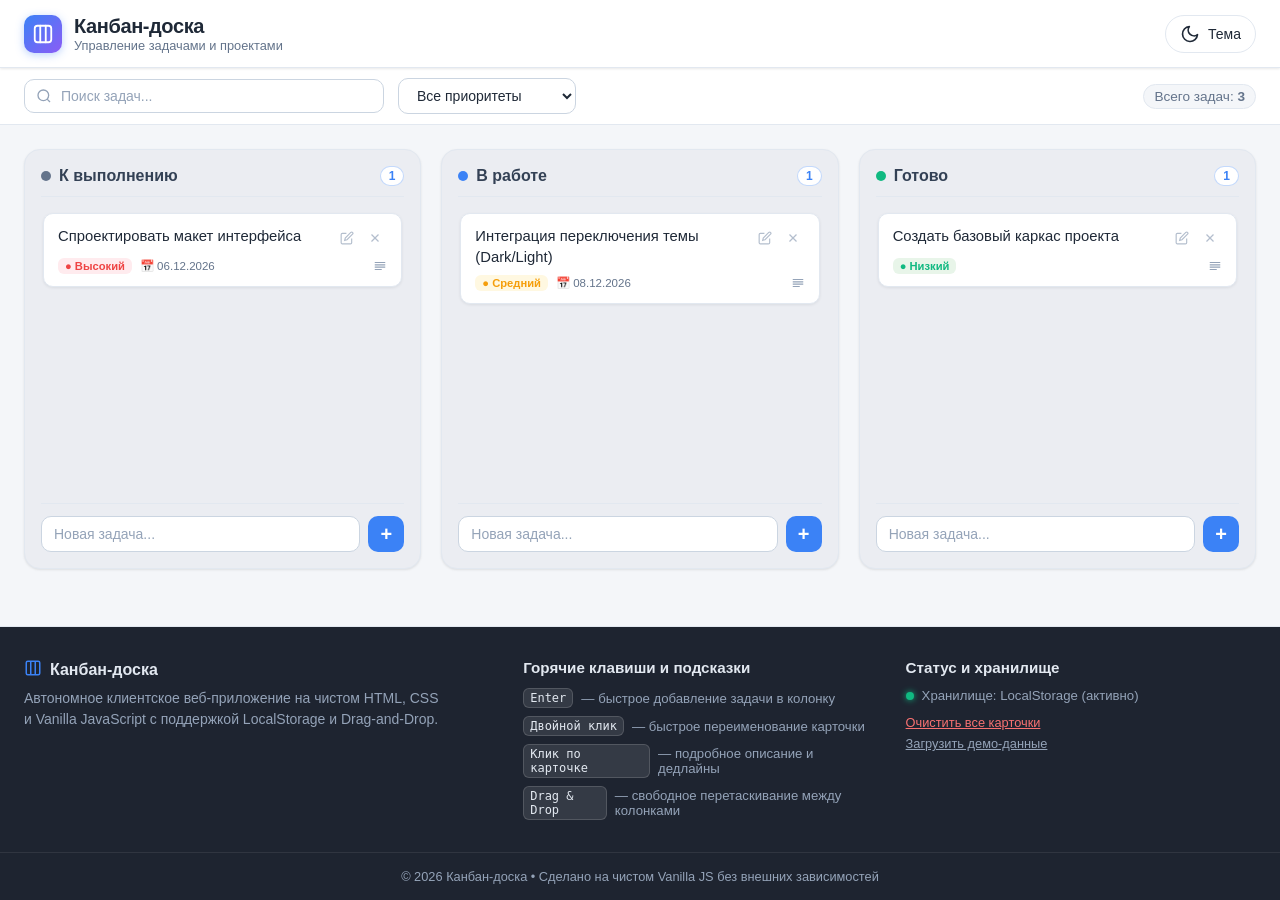
<file: index.html>
<!DOCTYPE html>
<html lang="ru" data-theme="light">
<head>
    <meta charset="UTF-8">
    <meta name="viewport" content="width=device-width, initial-scale=1.0">
    <title>Канбан-доска</title>
    <link rel="stylesheet" href="css/style.css">
</head>
<body>
    <header>
        <div class="header-inner">
            <div class="header-brand">
                <div class="header-logo">
                    <svg viewBox="0 0 24 24" width="22" height="22" fill="none" stroke="currentColor" stroke-width="2" stroke-linecap="round" stroke-linejoin="round">
                        <rect x="3" y="3" width="18" height="18" rx="3" ry="3"/>
                        <line x1="9" y1="3" x2="9" y2="21"/>
                        <line x1="15" y1="3" x2="15" y2="21"/>
                    </svg>
                </div>
                <div>
                    <h1>Канбан-доска</h1>
                    <p class="header-tagline">Управление задачами и проектами</p>
                </div>
            </div>
            
            <div class="header-actions">
                <button class="theme-toggle" type="button" id="themeToggle" title="Переключить тему (Светлая / Тёмная)" aria-label="Переключить тему">
                    <svg class="theme-icon-sun" viewBox="0 0 24 24" width="20" height="20" fill="none" stroke="currentColor" stroke-width="2" stroke-linecap="round" stroke-linejoin="round">
                        <circle cx="12" cy="12" r="5"/>
                        <line x1="12" y1="1" x2="12" y2="3"/>
                        <line x1="12" y1="21" x2="12" y2="23"/>
                        <line x1="4.22" y1="4.22" x2="5.64" y2="5.64"/>
                        <line x1="18.36" y1="18.36" x2="19.78" y2="19.78"/>
                        <line x1="1" y1="12" x2="3" y2="12"/>
                        <line x1="21" y1="12" x2="23" y2="12"/>
                        <line x1="4.22" y1="19.78" x2="5.64" y2="18.36"/>
                        <line x1="18.36" y1="5.64" x2="19.78" y2="4.22"/>
                    </svg>
                    <svg class="theme-icon-moon" viewBox="0 0 24 24" width="20" height="20" fill="none" stroke="currentColor" stroke-width="2" stroke-linecap="round" stroke-linejoin="round">
                        <path d="M21 12.79A9 9 0 1 1 11.21 3 7 7 0 0 0 21 12.79z"/>
                    </svg>
                    <span class="theme-toggle-text">Тема</span>
                </button>
            </div>
        </div>
    </header>

    <div class="toolbar">
        <div class="toolbar-inner">
            <div class="toolbar-search">
                <svg class="toolbar-search-icon" viewBox="0 0 24 24" width="16" height="16" fill="none" stroke="currentColor" stroke-width="2">
                    <circle cx="11" cy="11" r="8"/>
                    <line x1="21" y1="21" x2="16.65" y2="16.65"/>
                </svg>
                <input type="text" id="searchInput" class="toolbar-input" placeholder="Поиск задач..." autocomplete="off">
            </div>
            
            <div class="toolbar-filter">
                <select id="priorityFilter">
                    <option value="all">Все приоритеты</option>
                    <option value="low">Низкий приоритет</option>
                    <option value="medium">Средний приоритет</option>
                    <option value="high">Высокий приоритет</option>
                </select>
            </div>

            <div class="toolbar-stats" id="totalStats">
                <span class="stat-pill">Всего задач: <strong id="totalTasksCount">0</strong></span>
            </div>
        </div>
    </div>

    <div class="board-container">
        <main class="board" id="board">
            <div class="column" data-status="todo">
                <div class="column-header">
                    <div class="column-title-group">
                        <span class="column-dot todo"></span>
                        <h2>К выполнению</h2>
                    </div>
                    <span class="column-count" id="count-todo">0</span>
                </div>
                <div class="cards" id="cards-todo"></div>
                <div class="add-task-form">
                    <input type="text" class="task-input" placeholder="Новая задача..." maxlength="120">
                    <button class="add-task-btn" type="button" title="Добавить задачу">+</button>
                </div>
            </div>

            <div class="column" data-status="progress">
                <div class="column-header">
                    <div class="column-title-group">
                        <span class="column-dot progress"></span>
                        <h2>В работе</h2>
                    </div>
                    <span class="column-count" id="count-progress">0</span>
                </div>
                <div class="cards" id="cards-progress"></div>
                <div class="add-task-form">
                    <input type="text" class="task-input" placeholder="Новая задача..." maxlength="120">
                    <button class="add-task-btn" type="button" title="Добавить задачу">+</button>
                </div>
            </div>

            <div class="column" data-status="done">
                <div class="column-header">
                    <div class="column-title-group">
                        <span class="column-dot done"></span>
                        <h2>Готово</h2>
                    </div>
                    <span class="column-count" id="count-done">0</span>
                </div>
                <div class="cards" id="cards-done"></div>
                <div class="add-task-form">
                    <input type="text" class="task-input" placeholder="Новая задача..." maxlength="120">
                    <button class="add-task-btn" type="button" title="Добавить задачу">+</button>
                </div>
            </div>
        </main>
    </div>

    <!-- Модальное окно редактирования задачи -->
    <div class="modal" id="taskModal" aria-hidden="true">
        <div class="modal-backdrop" id="modalBackdrop"></div>
        <div class="modal-content" role="dialog" aria-modal="true" aria-labelledby="modalTitle">
            <div class="modal-header">
                <h3 id="modalTitle">Редактирование задачи</h3>
                <button class="modal-close" id="modalCloseBtn" type="button" title="Закрыть">&times;</button>
            </div>
            <div class="modal-body">
                <div class="form-group">
                    <label for="editTaskTitle">Название задачи</label>
                    <input type="text" id="editTaskTitle" class="form-control" maxlength="120" placeholder="Введите название...">
                </div>
                <div class="form-group">
                    <label for="editTaskDesc">Подробное описание</label>
                    <textarea id="editTaskDesc" class="form-control" rows="4" placeholder="Добавьте детали, ссылки, критерии приёмки..."></textarea>
                </div>
                <div class="form-row">
                    <div class="form-group">
                        <label for="editTaskPriority">Приоритет</label>
                        <select id="editTaskPriority" class="form-control">
                            <option value="low">Низкий (Зелёный)</option>
                            <option value="medium">Средний (Жёлтый)</option>
                            <option value="high">Высокий (Красный)</option>
                        </select>
                    </div>
                    <div class="form-group">
                        <label for="editTaskDeadline">Дедлайн</label>
                        <input type="date" id="editTaskDeadline" class="form-control">
                    </div>
                </div>
            </div>
            <div class="modal-footer">
                <button type="button" class="btn btn-secondary" id="modalCancelBtn">Отмена</button>
                <button type="button" class="btn btn-primary" id="modalSaveBtn">Сохранить</button>
            </div>
        </div>
    </div>

    <footer>
        <div class="footer-inner">
            <div class="footer-col">
                <div class="footer-brand">
                    <div class="footer-logo">
                        <svg viewBox="0 0 24 24" width="18" height="18" fill="none" stroke="currentColor" stroke-width="2">
                            <rect x="3" y="3" width="18" height="18" rx="2" ry="2"/>
                            <line x1="9" y1="3" x2="9" y2="21"/>
                            <line x1="15" y1="3" x2="15" y2="21"/>
                        </svg>
                    </div>
                    <span class="footer-title">Канбан-доска</span>
                </div>
                <p class="footer-desc">Автономное клиентское веб-приложение на чистом HTML, CSS и Vanilla JavaScript с поддержкой LocalStorage и Drag-and-Drop.</p>
            </div>
            
            <div class="footer-col">
                <h4>Горячие клавиши и подсказки</h4>
                <ul class="footer-tips">
                    <li><kbd>Enter</kbd> — быстрое добавление задачи в колонку</li>
                    <li><kbd>Двойной клик</kbd> — быстрое переименование карточки</li>
                    <li><kbd>Клик по карточке</kbd> — подробное описание и дедлайны</li>
                    <li><kbd>Drag & Drop</kbd> — свободное перетаскивание между колонками</li>
                </ul>
            </div>

            <div class="footer-col">
                <h4>Статус и хранилище</h4>
                <p class="footer-status"><span class="status-indicator"></span> Хранилище: LocalStorage (активно)</p>
                <div class="footer-actions">
                    <button class="btn-text-danger" id="clearAllBtn" type="button">Очистить все карточки</button>
                    <button class="btn-text" id="resetDemoBtn" type="button">Загрузить демо-данные</button>
                </div>
            </div>
        </div>
        <div class="footer-bottom">
            <p>© 2026 Канбан-доска • Сделано на чистом Vanilla JS без внешних зависимостей</p>
        </div>
    </footer>

    <script src="js/script.js"></script>
</body>
</html>
</file>
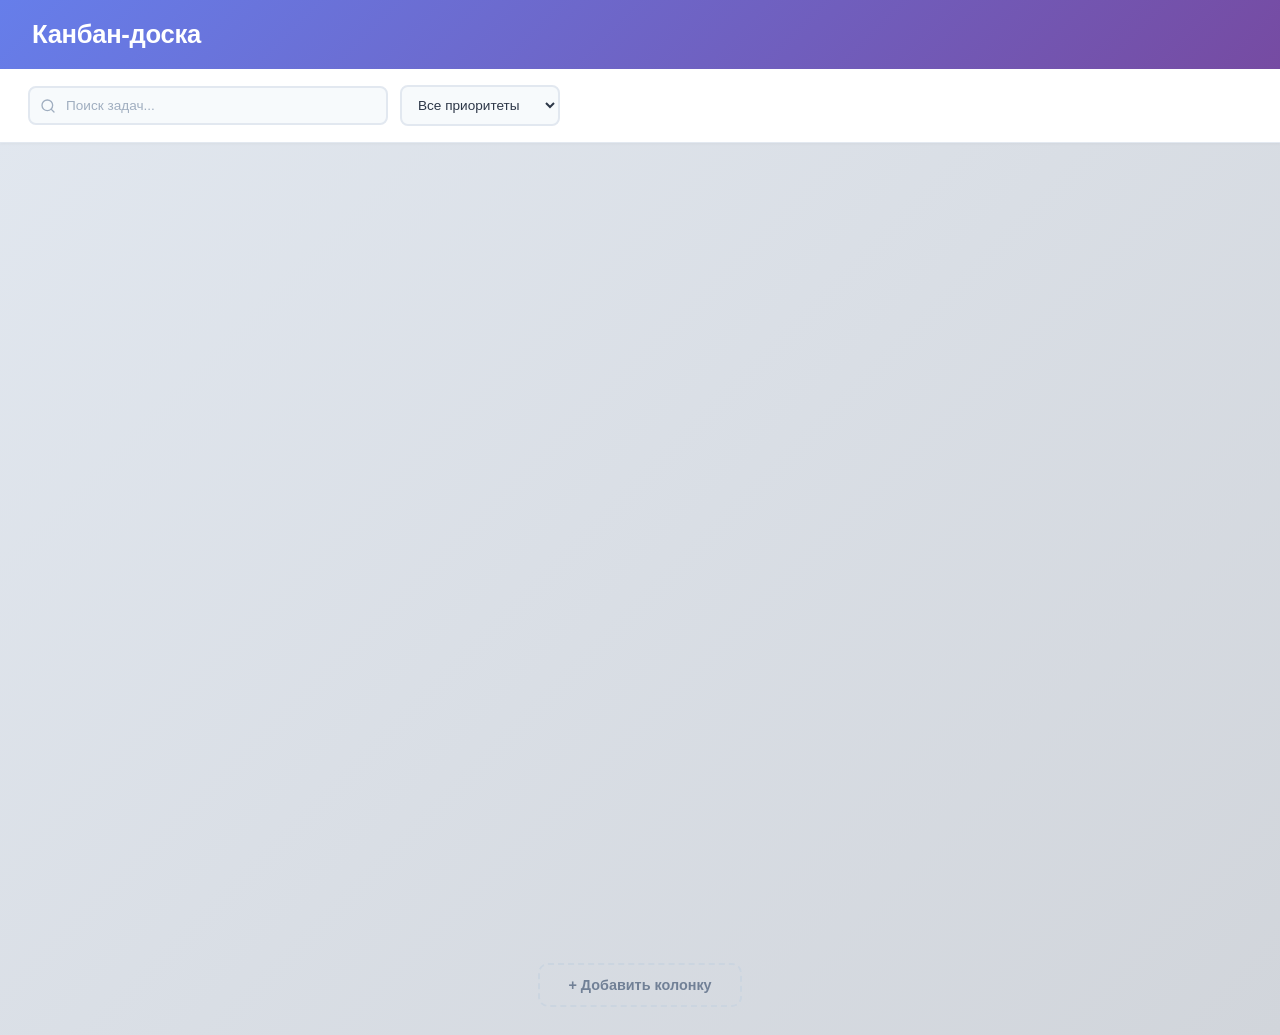
<file: VibeCoding/index.html>
<!DOCTYPE html>
<html lang="ru">
<head>
    <meta charset="UTF-8">
    <meta name="viewport" content="width=device-width, initial-scale=1.0">
    <title>Канбан-доска</title>
    <link rel="stylesheet" href="css/style.css">
</head>
<body>
    <header>
        <h1>Канбан-доска</h1>
    </header>

    <!-- ===== Панель инструментов ===== -->
    <div class="toolbar" id="toolbar">
        <div class="toolbar-search">
            <svg class="toolbar-search-icon" viewBox="0 0 24 24" width="16" height="16" fill="none" stroke="currentColor" stroke-width="2" stroke-linecap="round" stroke-linejoin="round"><circle cx="11" cy="11" r="8"/><line x1="21" y1="21" x2="16.65" y2="16.65"/></svg>
            <input type="text" id="searchInput" class="toolbar-input" placeholder="Поиск задач...">
        </div>
        <div class="toolbar-filter">
            <select id="priorityFilter" class="toolbar-select">
                <option value="">Все приоритеты</option>
                <option value="low">Низкий</option>
                <option value="medium">Средний</option>
                <option value="high">Высокий</option>
            </select>
        </div>
        <div class="toolbar-results" id="toolbarResults"></div>
    </div>

    <main class="board" id="board">
        <!-- Колонки генерируются через JS -->
    </main>

    <!-- Кнопка добавления колонки -->
    <div class="add-column-area">
        <button class="add-column-btn" type="button" id="addColumnBtn">+ Добавить колонку</button>
    </div>

    <!-- ===== Модальное окно задачи ===== -->
    <div class="modal-overlay" id="modalOverlay">
        <div class="modal">
            <div class="modal-header">
                <h3 class="modal-title">Описание задачи</h3>
                <button class="modal-close" type="button">&times;</button>
            </div>
            <div class="modal-body">
                <label for="modalDescription">Описание</label>
                <textarea id="modalDescription" class="modal-textarea" placeholder="Добавьте описание задачи..." rows="4"></textarea>

                <label for="modalPriority">Приоритет</label>
                <select id="modalPriority" class="modal-select">
                    <option value="">Без приоритета</option>
                    <option value="low">Низкий</option>
                    <option value="medium">Средний</option>
                    <option value="high">Высокий</option>
                </select>

                <label for="modalDeadline">Дедлайн</label>
                <input type="date" id="modalDeadline" class="modal-date">
            </div>
            <div class="modal-footer">
                <button class="modal-btn modal-btn-secondary" type="button">Отмена</button>
                <button class="modal-btn modal-btn-primary" type="button">Сохранить</button>
            </div>
        </div>
    </div>

    <!-- ===== Модальное окно удаления колонки ===== -->
    <div class="modal-overlay" id="columnModalOverlay">
        <div class="modal column-delete-modal">
            <div class="modal-header">
                <h3 class="modal-title">Удалить колонку</h3>
                <button class="modal-close" type="button">&times;</button>
            </div>
            <div class="modal-body">
                <p id="columnDeleteMessage">Вы уверены, что хотите удалить эту колонку?</p>
            </div>
            <div class="modal-footer">
                <button class="modal-btn modal-btn-secondary" type="button" id="columnCancelBtn">Отмена</button>
                <button class="modal-btn modal-btn-danger" type="button" id="columnConfirmBtn">Удалить</button>
            </div>
        </div>
    </div>

    <script src="js/script.js"></script>
</body>
</html>
</file>
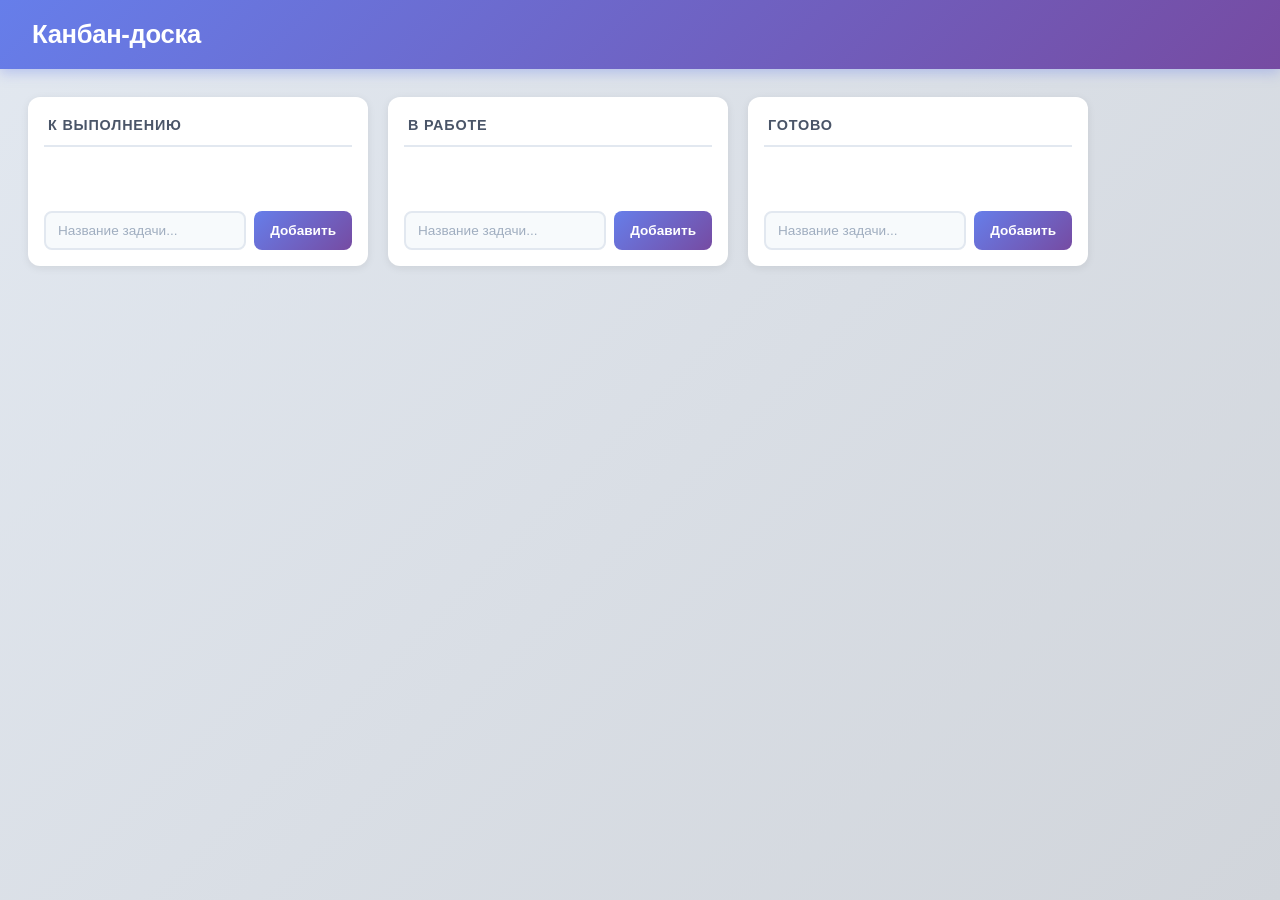
<file: VibeCoding/VibeCoding/index.html>
<!DOCTYPE html>
<html lang="ru">
<head>
    <meta charset="UTF-8">
    <meta name="viewport" content="width=device-width, initial-scale=1.0">
    <title>Канбан-доска</title>
    <link rel="stylesheet" href="css/style.css">
</head>
<body>
    <header>
        <h1>Канбан-доска</h1>
    </header>

    <main class="board">
        <div class="column" data-status="todo">
            <h2>К выполнению</h2>
            <div class="cards"></div>
            <div class="add-task-form">
                <input type="text" class="task-input" placeholder="Название задачи..." maxlength="120">
                <button class="add-task-btn" type="button">Добавить</button>
            </div>
        </div>
        <div class="column" data-status="progress">
            <h2>В работе</h2>
            <div class="cards"></div>
            <div class="add-task-form">
                <input type="text" class="task-input" placeholder="Название задачи..." maxlength="120">
                <button class="add-task-btn" type="button">Добавить</button>
            </div>
        </div>
        <div class="column" data-status="done">
            <h2>Готово</h2>
            <div class="cards"></div>
            <div class="add-task-form">
                <input type="text" class="task-input" placeholder="Название задачи..." maxlength="120">
                <button class="add-task-btn" type="button">Добавить</button>
            </div>
        </div>
    </main>

    <script src="js/script.js"></script>
</body>
</html>
</file>
<file: css/style.css>
/* ==========================================================================
   КАНБАН-ДОСКА: CSS-переменные и темы оформления (Light / Dark)
   ========================================================================== */

:root {
    --font-family: -apple-system, BlinkMacSystemFont, "Segoe UI", Roboto, "Helvetica Neue", Arial, sans-serif;
    
    /* Светлая тема (по умолчанию) */
    --bg-page: #f4f6f9;
    --bg-header: #ffffff;
    --bg-toolbar: #ffffff;
    --bg-column: #ebedf2;
    --bg-card: #ffffff;
    --bg-card-hover: #fafbfc;
    --bg-input: #ffffff;
    --bg-footer: #1e2430;
    --bg-modal: #ffffff;
    --bg-badge-low: #e8f5e9;
    --bg-badge-med: #fff8e1;
    --bg-badge-high: #ffebee;

    --text-primary: #1f2937;
    --text-secondary: #64748b;
    --text-muted: #94a3b8;
    --text-column-title: #334155;
    --text-footer: #94a3b8;
    --text-footer-light: #e2e8f0;
    
    --color-primary: #3b82f6;
    --color-primary-hover: #2563eb;
    --color-danger: #ef4444;
    --color-danger-hover: #dc2626;
    --color-low: #10b981;
    --color-med: #f59e0b;
    --color-high: #ef4444;
    --color-todo: #64748b;
    --color-progress: #3b82f6;
    --color-done: #10b981;

    --border-color: #e2e8f0;
    --border-column: #e2e8f0;
    --border-input: #cbd5e1;
    --border-focus: #3b82f6;

    --shadow-sm: 0 1px 3px rgba(0, 0, 0, 0.06), 0 1px 2px rgba(0, 0, 0, 0.04);
    --shadow-md: 0 4px 6px -1px rgba(0, 0, 0, 0.08), 0 2px 4px -1px rgba(0, 0, 0, 0.04);
    --shadow-lg: 0 10px 15px -3px rgba(0, 0, 0, 0.1), 0 4px 6px -2px rgba(0, 0, 0, 0.05);
    --shadow-card: 0 1px 3px rgba(15, 23, 42, 0.08);

    --radius-sm: 6px;
    --radius-md: 10px;
    --radius-lg: 16px;
    --radius-full: 9999px;

    --transition: 0.2s cubic-bezier(0.4, 0, 0.2, 1);
}

/* Тёмная тема */
[data-theme="dark"] {
    --bg-page: #0f172a;
    --bg-header: #1e293b;
    --bg-toolbar: #1e293b;
    --bg-column: #1e293b;
    --bg-card: #273549;
    --bg-card-hover: #2f3e56;
    --bg-input: #172132;
    --bg-footer: #0b1120;
    --bg-modal: #1e293b;
    --bg-badge-low: rgba(16, 185, 129, 0.15);
    --bg-badge-med: rgba(245, 158, 11, 0.15);
    --bg-badge-high: rgba(239, 68, 68, 0.15);

    --text-primary: #f1f5f9;
    --text-secondary: #94a3b8;
    --text-muted: #64748b;
    --text-column-title: #e2e8f0;
    --text-footer: #64748b;
    --text-footer-light: #cbd5e1;

    --color-primary: #3b82f6;
    --color-primary-hover: #60a5fa;

    --border-color: #334155;
    --border-column: #334155;
    --border-input: #334155;
    --border-focus: #60a5fa;

    --shadow-sm: 0 1px 3px rgba(0, 0, 0, 0.3);
    --shadow-md: 0 4px 6px -1px rgba(0, 0, 0, 0.4);
    --shadow-lg: 0 10px 15px -3px rgba(0, 0, 0, 0.5);
    --shadow-card: 0 2px 4px rgba(0, 0, 0, 0.25);
}

/* ==========================================================================
   Базовые сбросы и типографика
   ========================================================================== */

* {
    margin: 0;
    padding: 0;
    box-sizing: border-box;
}

body {
    font-family: var(--font-family);
    background-color: var(--bg-page);
    color: var(--text-primary);
    min-height: 100vh;
    display: flex;
    flex-direction: column;
    transition: background-color var(--transition), color var(--transition);
}

/* ==========================================================================
   Шапка (Header)
   ========================================================================== */

header {
    background-color: var(--bg-header);
    border-bottom: 1px solid var(--border-color);
    box-shadow: var(--shadow-sm);
    position: sticky;
    top: 0;
    z-index: 100;
    transition: background-color var(--transition), border-color var(--transition);
}

.header-inner {
    max-width: 1400px;
    margin: 0 auto;
    padding: 14px 24px;
    display: flex;
    align-items: center;
    justify-content: space-between;
}

.header-brand {
    display: flex;
    align-items: center;
    gap: 12px;
}

.header-logo {
    width: 38px;
    height: 38px;
    border-radius: var(--radius-md);
    background: linear-gradient(135deg, var(--color-primary), #8b5cf6);
    color: #ffffff;
    display: flex;
    align-items: center;
    justify-content: center;
    box-shadow: 0 2px 8px rgba(59, 130, 246, 0.35);
}

.header-inner h1 {
    font-size: 1.25rem;
    font-weight: 700;
    letter-spacing: -0.02em;
    color: var(--text-primary);
    line-height: 1.2;
}

.header-tagline {
    font-size: 0.8rem;
    color: var(--text-secondary);
}

.header-actions {
    display: flex;
    align-items: center;
    gap: 12px;
}

/* Кнопка переключения темы */
.theme-toggle {
    background: var(--bg-input);
    border: 1px solid var(--border-color);
    color: var(--text-primary);
    padding: 8px 14px;
    border-radius: var(--radius-full);
    cursor: pointer;
    display: inline-flex;
    align-items: center;
    gap: 8px;
    font-size: 0.875rem;
    font-weight: 500;
    transition: all var(--transition);
    user-select: none;
}

.theme-toggle:hover {
    border-color: var(--color-primary);
    background-color: var(--bg-card-hover);
    transform: translateY(-1px);
}

.theme-toggle:active {
    transform: translateY(0);
}

[data-theme="light"] .theme-icon-sun { display: none; }
[data-theme="light"] .theme-icon-moon { display: block; }
[data-theme="dark"] .theme-icon-sun { display: block; }
[data-theme="dark"] .theme-icon-moon { display: none; }

/* ==========================================================================
   Панель инструментов (Поиск, фильтры)
   ========================================================================== */

.toolbar {
    background-color: var(--bg-toolbar);
    border-bottom: 1px solid var(--border-color);
    padding: 10px 24px;
    transition: background-color var(--transition), border-color var(--transition);
}

.toolbar-inner {
    max-width: 1400px;
    margin: 0 auto;
    display: flex;
    align-items: center;
    gap: 14px;
    flex-wrap: wrap;
}

.toolbar-search {
    position: relative;
    flex: 1;
    min-width: 220px;
    max-width: 360px;
}

.toolbar-search-icon {
    position: absolute;
    left: 12px;
    top: 50%;
    transform: translateY(-50%);
    color: var(--text-muted);
    pointer-events: none;
}

.toolbar-input {
    width: 100%;
    padding: 8px 12px 8px 36px;
    border-radius: var(--radius-md);
    border: 1px solid var(--border-input);
    background-color: var(--bg-input);
    color: var(--text-primary);
    font-size: 0.875rem;
    outline: none;
    transition: border-color var(--transition), box-shadow var(--transition);
}

.toolbar-input::placeholder {
    color: var(--text-muted);
}

.toolbar-input:focus {
    border-color: var(--border-focus);
    box-shadow: 0 0 0 3px rgba(59, 130, 246, 0.15);
}

.toolbar-filter select {
    padding: 8px 14px;
    border-radius: var(--radius-md);
    border: 1px solid var(--border-input);
    background-color: var(--bg-input);
    color: var(--text-primary);
    font-size: 0.875rem;
    outline: none;
    cursor: pointer;
    transition: border-color var(--transition);
}

.toolbar-filter select:focus {
    border-color: var(--border-focus);
}

.toolbar-stats {
    margin-left: auto;
    display: flex;
    align-items: center;
    gap: 8px;
    font-size: 0.85rem;
    color: var(--text-secondary);
}

.stat-pill {
    background: var(--bg-page);
    padding: 4px 10px;
    border-radius: var(--radius-full);
    border: 1px solid var(--border-color);
}

/* ==========================================================================
   Канбан-доска и колонки
   ========================================================================== */

.board-container {
    flex: 1;
    padding: 24px;
    max-width: 1400px;
    width: 100%;
    margin: 0 auto;
}

.board {
    display: grid;
    grid-template-columns: repeat(3, 1fr);
    gap: 20px;
    align-items: start;
}

@media (max-width: 900px) {
    .board {
        grid-template-columns: 1fr;
    }
}

.column {
    background-color: var(--bg-column);
    border: 1px solid var(--border-column);
    border-radius: var(--radius-lg);
    padding: 16px;
    display: flex;
    flex-direction: column;
    max-height: calc(100vh - 220px);
    min-height: 420px;
    box-shadow: var(--shadow-sm);
    transition: background-color var(--transition), border-color var(--transition);
}

.column-header {
    display: flex;
    align-items: center;
    justify-content: space-between;
    margin-bottom: 14px;
    padding-bottom: 10px;
    border-bottom: 1px solid var(--border-color);
}

.column-title-group {
    display: flex;
    align-items: center;
    gap: 8px;
}

.column-dot {
    width: 10px;
    height: 10px;
    border-radius: 50%;
}
.column-dot.todo { background-color: var(--color-todo); }
.column-dot.progress { background-color: var(--color-progress); }
.column-dot.done { background-color: var(--color-done); }

.column h2 {
    font-size: 1rem;
    font-weight: 600;
    color: var(--text-column-title);
}

.column-count {
    background-color: var(--bg-input);
    color: var(--text-secondary);
    font-size: 0.75rem;
    font-weight: 700;
    padding: 2px 8px;
    border-radius: var(--radius-full);
    border: 1px solid var(--border-color);
}

.column-count.has-cards {
    color: var(--color-primary);
    border-color: rgba(59, 130, 246, 0.3);
}

/* ==========================================================================
   Список карточек (Cards container & Drag and Drop)
   ========================================================================== */

.cards {
    flex: 1;
    overflow-y: auto;
    display: flex;
    flex-direction: column;
    gap: 10px;
    padding: 2px 2px 8px 2px;
    min-height: 120px;
    border-radius: var(--radius-md);
    transition: background-color var(--transition);
}

.cards:empty::before {
    content: "Нет задач";
    display: flex;
    align-items: center;
    justify-content: center;
    height: 100px;
    border: 2px dashed var(--border-color);
    border-radius: var(--radius-md);
    color: var(--text-muted);
    font-size: 0.85rem;
}

.cards.drag-over {
    background-color: rgba(59, 130, 246, 0.08);
    outline: 2px dashed var(--color-primary);
    outline-offset: 2px;
}

/* Карточка */
.card {
    background-color: var(--bg-card);
    border: 1px solid var(--border-color);
    border-radius: var(--radius-md);
    padding: 12px 14px;
    box-shadow: var(--shadow-card);
    cursor: grab;
    user-select: none;
    transition: transform var(--transition), box-shadow var(--transition), background-color var(--transition), opacity var(--transition);
    position: relative;
    display: flex;
    flex-direction: column;
    gap: 8px;
}

.card:hover {
    background-color: var(--bg-card-hover);
    box-shadow: var(--shadow-md);
    transform: translateY(-2px);
    border-color: rgba(59, 130, 246, 0.3);
}

.card:active {
    cursor: grabbing;
}

.card.dragging {
    opacity: 0.45;
    transform: scale(0.98);
}

.card-body {
    display: flex;
    flex-direction: column;
    gap: 6px;
}

.card-title-row {
    display: flex;
    align-items: flex-start;
    justify-content: space-between;
    gap: 8px;
}

.card p {
    font-size: 0.925rem;
    font-weight: 500;
    color: var(--text-primary);
    line-height: 1.4;
    word-break: break-word;
    flex: 1;
}

.card-meta {
    display: flex;
    align-items: center;
    gap: 8px;
    flex-wrap: wrap;
    margin-top: 2px;
}

.priority-badge {
    font-size: 0.7rem;
    font-weight: 600;
    padding: 2px 7px;
    border-radius: var(--radius-sm);
    display: inline-flex;
    align-items: center;
    gap: 4px;
}

.priority-badge.low {
    background-color: var(--bg-badge-low);
    color: var(--color-low);
}

.priority-badge.medium {
    background-color: var(--bg-badge-med);
    color: var(--color-med);
}

.priority-badge.high {
    background-color: var(--bg-badge-high);
    color: var(--color-high);
}

.card-deadline {
    font-size: 0.72rem;
    color: var(--text-secondary);
    display: inline-flex;
    align-items: center;
    gap: 4px;
}

.card-deadline.overdue {
    color: var(--color-danger);
    font-weight: 600;
}

.description-indicator {
    color: var(--text-muted);
    display: inline-flex;
    align-items: center;
    margin-left: auto;
}

/* Кнопки действий на карточке */
.card-actions {
    display: flex;
    align-items: center;
    gap: 4px;
    opacity: 0.7;
    transition: opacity var(--transition);
}

.card:hover .card-actions {
    opacity: 1;
}

.card-icon-btn {
    background: transparent;
    border: none;
    color: var(--text-muted);
    cursor: pointer;
    width: 24px;
    height: 24px;
    border-radius: var(--radius-sm);
    display: flex;
    align-items: center;
    justify-content: center;
    transition: background-color var(--transition), color var(--transition);
}

.card-icon-btn:hover {
    background-color: var(--bg-page);
    color: var(--text-primary);
}

.card-icon-btn.delete-btn:hover {
    background-color: rgba(239, 68, 68, 0.15);
    color: var(--color-danger);
}

/* Инлайн-редактирование заголовка */
.card-title-input {
    width: 100%;
    font-size: 0.925rem;
    font-weight: 500;
    font-family: inherit;
    padding: 4px 6px;
    border-radius: var(--radius-sm);
    border: 1px solid var(--border-focus);
    background-color: var(--bg-input);
    color: var(--text-primary);
    outline: none;
}

/* Форма добавления задачи в колонке */
.add-task-form {
    display: flex;
    gap: 8px;
    margin-top: 14px;
    padding-top: 12px;
    border-top: 1px solid var(--border-color);
}

.task-input {
    flex: 1;
    padding: 8px 12px;
    border: 1px solid var(--border-input);
    border-radius: var(--radius-md);
    background-color: var(--bg-input);
    color: var(--text-primary);
    font-size: 0.875rem;
    outline: none;
    transition: border-color var(--transition);
}

.task-input::placeholder {
    color: var(--text-muted);
}

.task-input:focus {
    border-color: var(--border-focus);
}

.add-task-btn {
    background-color: var(--color-primary);
    color: #ffffff;
    border: none;
    width: 36px;
    height: 36px;
    border-radius: var(--radius-md);
    font-size: 1.25rem;
    font-weight: 600;
    display: flex;
    align-items: center;
    justify-content: center;
    cursor: pointer;
    transition: background-color var(--transition), transform var(--transition);
    flex-shrink: 0;
}

.add-task-btn:hover {
    background-color: var(--color-primary-hover);
    transform: scale(1.05);
}

/* ==========================================================================
   Модальное окно
   ========================================================================== */

.modal {
    position: fixed;
    top: 0;
    left: 0;
    width: 100%;
    height: 100%;
    z-index: 1000;
    display: flex;
    align-items: center;
    justify-content: center;
    padding: 16px;
    opacity: 0;
    pointer-events: none;
    transition: opacity 0.2s ease;
}

.modal.active {
    opacity: 1;
    pointer-events: auto;
}

.modal-backdrop {
    position: absolute;
    top: 0;
    left: 0;
    width: 100%;
    height: 100%;
    background-color: rgba(0, 0, 0, 0.55);
    backdrop-filter: blur(2px);
}

.modal-content {
    position: relative;
    background-color: var(--bg-modal);
    border: 1px solid var(--border-color);
    border-radius: var(--radius-lg);
    box-shadow: var(--shadow-lg);
    width: 100%;
    max-width: 520px;
    z-index: 10;
    display: flex;
    flex-direction: column;
    overflow: hidden;
    transform: scale(0.95);
    transition: transform 0.2s ease;
}

.modal.active .modal-content {
    transform: scale(1);
}

.modal-header {
    display: flex;
    align-items: center;
    justify-content: space-between;
    padding: 16px 20px;
    border-bottom: 1px solid var(--border-color);
}

.modal-header h3 {
    font-size: 1.1rem;
    font-weight: 600;
    color: var(--text-primary);
}

.modal-close {
    background: transparent;
    border: none;
    color: var(--text-muted);
    font-size: 1.5rem;
    cursor: pointer;
    line-height: 1;
    padding: 2px 6px;
    border-radius: var(--radius-sm);
    transition: color var(--transition);
}

.modal-close:hover {
    color: var(--text-primary);
}

.modal-body {
    padding: 20px;
    display: flex;
    flex-direction: column;
    gap: 16px;
}

.form-group {
    display: flex;
    flex-direction: column;
    gap: 6px;
}

.form-row {
    display: grid;
    grid-template-columns: 1fr 1fr;
    gap: 12px;
}

.form-group label {
    font-size: 0.825rem;
    font-weight: 600;
    color: var(--text-secondary);
}

.form-control {
    width: 100%;
    padding: 10px 12px;
    border-radius: var(--radius-md);
    border: 1px solid var(--border-input);
    background-color: var(--bg-input);
    color: var(--text-primary);
    font-size: 0.9rem;
    font-family: inherit;
    outline: none;
    transition: border-color var(--transition);
}

.form-control:focus {
    border-color: var(--border-focus);
}

textarea.form-control {
    resize: vertical;
    min-height: 80px;
}

.modal-footer {
    display: flex;
    align-items: center;
    justify-content: flex-end;
    gap: 10px;
    padding: 14px 20px;
    border-top: 1px solid var(--border-color);
    background-color: var(--bg-page);
}

.btn {
    padding: 8px 16px;
    border-radius: var(--radius-md);
    font-size: 0.875rem;
    font-weight: 500;
    cursor: pointer;
    border: none;
    transition: all var(--transition);
}

.btn-secondary {
    background-color: var(--bg-input);
    border: 1px solid var(--border-input);
    color: var(--text-primary);
}

.btn-secondary:hover {
    background-color: var(--border-color);
}

.btn-primary {
    background-color: var(--color-primary);
    color: #ffffff;
}

.btn-primary:hover {
    background-color: var(--color-primary-hover);
}

/* ==========================================================================
   Подвал сайта (Footer)
   ========================================================================== */

footer {
    background-color: var(--bg-footer);
    color: var(--text-footer);
    border-top: 1px solid var(--border-color);
    margin-top: auto;
    font-size: 0.875rem;
    transition: background-color var(--transition), border-color var(--transition);
}

.footer-inner {
    max-width: 1400px;
    margin: 0 auto;
    padding: 32px 24px;
    display: grid;
    grid-template-columns: 2fr 1.5fr 1.5fr;
    gap: 32px;
}

@media (max-width: 840px) {
    .footer-inner {
        grid-template-columns: 1fr;
        gap: 24px;
    }
}

.footer-col h4 {
    color: var(--text-footer-light);
    font-size: 0.95rem;
    font-weight: 600;
    margin-bottom: 12px;
}

.footer-brand {
    display: flex;
    align-items: center;
    gap: 8px;
    margin-bottom: 8px;
}

.footer-logo {
    color: var(--color-primary);
}

.footer-title {
    color: var(--text-footer-light);
    font-size: 1rem;
    font-weight: 700;
}

.footer-desc {
    line-height: 1.5;
    color: var(--text-footer);
    max-width: 420px;
}

.footer-tips {
    list-style: none;
    display: flex;
    flex-direction: column;
    gap: 8px;
}

.footer-tips li {
    display: flex;
    align-items: center;
    gap: 8px;
    font-size: 0.825rem;
}

kbd {
    background-color: rgba(255, 255, 255, 0.1);
    color: var(--text-footer-light);
    border: 1px solid rgba(255, 255, 255, 0.15);
    border-radius: var(--radius-sm);
    padding: 2px 6px;
    font-size: 0.75rem;
    font-family: monospace;
}

.footer-status {
    display: flex;
    align-items: center;
    gap: 8px;
    margin-bottom: 12px;
    font-size: 0.825rem;
}

.status-indicator {
    width: 8px;
    height: 8px;
    border-radius: 50%;
    background-color: var(--color-done);
    box-shadow: 0 0 6px var(--color-done);
}

.footer-actions {
    display: flex;
    flex-direction: column;
    gap: 6px;
    align-items: flex-start;
}

.btn-text, .btn-text-danger {
    background: transparent;
    border: none;
    font-size: 0.8rem;
    cursor: pointer;
    padding: 0;
    text-decoration: underline;
    transition: color var(--transition);
}

.btn-text {
    color: var(--text-footer);
}

.btn-text:hover {
    color: var(--text-footer-light);
}

.btn-text-danger {
    color: #f87171;
}

.btn-text-danger:hover {
    color: #ef4444;
}

.footer-bottom {
    border-top: 1px solid rgba(255, 255, 255, 0.08);
    padding: 16px 24px;
    text-align: center;
    font-size: 0.8rem;
    color: var(--text-footer);
}
</file>
<file: VibeCoding/css/style.css>
/* ===== Сброс и базовые стили ===== */
*,
*::before,
*::after {
    margin: 0;
    padding: 0;
    box-sizing: border-box;
}

body {
    font-family: -apple-system, BlinkMacSystemFont, 'Segoe UI', Roboto, Oxygen,
        'Helvetica Neue', Arial, sans-serif;
    background: linear-gradient(135deg, #e2e8f0 0%, #d1d5db 100%);
    color: #1a202c;
    min-height: 100vh;
}

/* ===== Шапка ===== */
header {
    background: linear-gradient(135deg, #667eea 0%, #764ba2 100%);
    color: #fff;
    padding: 20px 32px;
    box-shadow: 0 4px 12px rgba(102, 126, 234, 0.35);
}

header h1 {
    font-size: 1.6rem;
    font-weight: 700;
    letter-spacing: -0.3px;
}

/* ===== Панель инструментов ===== */
.toolbar {
    display: flex;
    align-items: center;
    gap: 12px;
    padding: 16px 28px;
    background: #ffffff;
    border-bottom: 1px solid #e2e8f0;
    box-shadow: 0 1px 3px rgba(0, 0, 0, 0.04);
}

.toolbar-search {
    position: relative;
    flex: 1;
    max-width: 360px;
}

.toolbar-search-icon {
    position: absolute;
    left: 12px;
    top: 50%;
    transform: translateY(-50%);
    color: #a0aec0;
    pointer-events: none;
}

.toolbar-input {
    width: 100%;
    padding: 10px 12px 10px 36px;
    border: 2px solid #e2e8f0;
    border-radius: 8px;
    font-size: 0.85rem;
    font-family: inherit;
    color: #2d3748;
    background: #f7fafc;
    transition: border-color 0.2s ease, box-shadow 0.2s ease, background 0.2s ease;
    outline: none;
}

.toolbar-input::placeholder {
    color: #a0aec0;
}

.toolbar-input:focus {
    border-color: #667eea;
    box-shadow: 0 0 0 3px rgba(102, 126, 234, 0.15);
    background: #fff;
}

.toolbar-filter select {
    padding: 10px 12px;
    border: 2px solid #e2e8f0;
    border-radius: 8px;
    font-size: 0.85rem;
    font-family: inherit;
    color: #2d3748;
    background: #f7fafc;
    outline: none;
    cursor: pointer;
    transition: border-color 0.2s ease, box-shadow 0.2s ease;
    min-width: 160px;
}

.toolbar-filter select:focus {
    border-color: #667eea;
    box-shadow: 0 0 0 3px rgba(102, 126, 234, 0.15);
    background: #fff;
}

.toolbar-results {
    font-size: 0.8rem;
    color: #718096;
    white-space: nowrap;
    margin-left: auto;
}

/* ===== Доска ===== */
.board {
    display: flex;
    gap: 20px;
    padding: 28px;
    overflow-x: auto;
    min-height: calc(100vh - 80px);
    align-items: flex-start;
    justify-content: center;
}

/* ===== Колонка ===== */
.column {
    flex: 1 1 300px;
    max-width: 380px;
    min-width: 300px;
    background: #ffffff;
    border-radius: 12px;
    padding: 16px;
    display: flex;
    flex-direction: column;
    box-shadow: 0 2px 8px rgba(0, 0, 0, 0.08);
}

.column h2 {
    font-size: 0.9rem;
    font-weight: 700;
    text-transform: uppercase;
    letter-spacing: 0.8px;
    padding: 4px 4px 12px;
    border-bottom: 2px solid #e2e8f0;
    margin-bottom: 12px;
    color: #4a5568;
    display: flex;
    align-items: center;
    gap: 8px;
    cursor: pointer;
    user-select: none;
    position: relative;
}

/* Счётчик задач в заголовке колонки */
.column-count {
    display: inline-flex;
    align-items: center;
    justify-content: center;
    min-width: 22px;
    height: 22px;
    padding: 0 6px;
    border-radius: 11px;
    background: #e2e8f0;
    color: #4a5568;
    font-size: 0.7rem;
    font-weight: 700;
    letter-spacing: 0;
    text-transform: none;
    transition: background 0.2s ease, color 0.2s ease;
}

.column-count.has-cards {
    background: #667eea;
    color: #fff;
}

/* Кнопки управления колонкой */
.column-header-actions {
    display: flex;
    align-items: center;
    gap: 2px;
    opacity: 0;
    transition: opacity 0.15s ease;
    margin-left: auto;
}

.column:hover .column-header-actions,
.column-header-actions.visible {
    opacity: 1;
}

.column-action-btn {
    width: 22px;
    height: 22px;
    border: none;
    background: transparent;
    color: #a0aec0;
    font-size: 0.75rem;
    cursor: pointer;
    border-radius: 4px;
    display: flex;
    align-items: center;
    justify-content: center;
    transition: background 0.15s ease, color 0.15s ease;
    line-height: 1;
    padding: 0;
}

.column-action-btn:hover {
    background: #edf2f7;
    color: #4a5568;
}

.column-action-btn.delete-col:hover {
    background: #fed7d7;
    color: #e53e3e;
}

/* Inline-редактирование заголовка колонки */
.column-title-input {
    font-size: 0.9rem;
    font-weight: 700;
    text-transform: uppercase;
    letter-spacing: 0.8px;
    color: #4a5568;
    border: 1px solid #667eea;
    border-radius: 4px;
    padding: 2px 6px;
    outline: none;
    background: #f7fafc;
    box-shadow: 0 0 0 2px rgba(102, 126, 234, 0.15);
    width: 100%;
    font-family: inherit;
}

/* ===== Список карточек ===== */
.cards {
    display: flex;
    flex-direction: column;
    gap: 10px;
    min-height: 40px;
    flex: 1;
}

/* ===== Карточка ===== */
.card {
    background: #ffffff;
    border: 1px solid #e2e8f0;
    border-radius: 8px;
    padding: 12px 14px;
    box-shadow: 0 1px 3px rgba(0, 0, 0, 0.06);
    cursor: grab;
    transition: box-shadow 0.2s ease, transform 0.15s ease, border-color 0.2s ease;
    display: flex;
    justify-content: space-between;
    align-items: flex-start;
    gap: 8px;
}

.card:hover {
    box-shadow: 0 4px 12px rgba(0, 0, 0, 0.1);
    transform: translateY(-1px);
    border-color: #cbd5e0;
}

.card:active {
    cursor: grabbing;
}

.card.dragging {
    opacity: 0.4;
    transform: scale(0.96);
}

/* ===== Тело карточки (текст + иконки) ===== */
.card-body {
    display: flex;
    align-items: flex-start;
    gap: 6px;
    flex: 1;
    min-width: 0;
    flex-direction: column;
}

.card p {
    font-size: 0.9rem;
    line-height: 1.5;
    color: #2d3748;
    word-break: break-word;
    flex: 1;
}

/* Мета-информация карточки (приоритет + дедлайн) */
.card-meta {
    display: flex;
    align-items: center;
    gap: 8px;
    margin-top: 6px;
    flex-wrap: wrap;
}

/* ===== Бейдж приоритета ===== */
.priority-badge {
    display: inline-flex;
    align-items: center;
    gap: 4px;
    padding: 2px 8px;
    border-radius: 12px;
    font-size: 0.7rem;
    font-weight: 600;
    text-transform: uppercase;
    letter-spacing: 0.3px;
    line-height: 1.4;
}

.priority-badge.low {
    background: #c6f6d5;
    color: #276749;
}

.priority-badge.medium {
    background: #fefcbf;
    color: #975a16;
}

.priority-badge.high {
    background: #fed7d7;
    color: #c53030;
}

/* ===== Дедлайн на карточке ===== */
.card-deadline {
    font-size: 0.75rem;
    color: #718096;
    display: inline-flex;
    align-items: center;
    gap: 3px;
}

.card-deadline.overdue {
    color: #e53e3e;
    font-weight: 600;
}

/* ===== Inline-редактирование заголовка ===== */
.card-title-input {
    flex: 1;
    font-size: 0.9rem;
    font-family: inherit;
    color: #2d3748;
    border: 1px solid #667eea;
    border-radius: 4px;
    padding: 2px 6px;
    outline: none;
    background: #f7fafc;
    box-shadow: 0 0 0 2px rgba(102, 126, 234, 0.15);
}

/* ===== Иконки карточки ===== */
.card-actions {
    display: flex;
    align-items: center;
    gap: 2px;
    flex-shrink: 0;
    opacity: 0;
    transition: opacity 0.15s ease;
}

.card:hover .card-actions {
    opacity: 1;
}

.card-icon-btn {
    width: 22px;
    height: 22px;
    border: none;
    background: transparent;
    color: #a0aec0;
    font-size: 0.8rem;
    cursor: pointer;
    border-radius: 4px;
    display: flex;
    align-items: center;
    justify-content: center;
    transition: background 0.15s ease, color 0.15s ease;
    line-height: 1;
    padding: 0;
}

.card-icon-btn:hover {
    background: #edf2f7;
    color: #4a5568;
}

.card-icon-btn.delete-btn:hover {
    background: #fed7d7;
    color: #e53e3e;
}

/* Индикатор описания — точка */
.description-indicator {
    width: 8px;
    height: 8px;
    border-radius: 50%;
    background: #667eea;
    flex-shrink: 0;
    margin-top: 5px;
}

/* ===== Форма добавления ===== */
.add-task-form {
    margin-top: 12px;
    display: flex;
    gap: 8px;
}

.task-input {
    flex: 1;
    padding: 10px 12px;
    border: 2px solid #e2e8f0;
    border-radius: 8px;
    font-size: 0.85rem;
    font-family: inherit;
    color: #2d3748;
    background: #f7fafc;
    transition: border-color 0.2s ease, box-shadow 0.2s ease, background 0.2s ease;
    outline: none;
}

.task-input::placeholder {
    color: #a0aec0;
}

.task-input:focus {
    border-color: #667eea;
    box-shadow: 0 0 0 3px rgba(102, 126, 234, 0.15);
    background: #fff;
}

.add-task-btn {
    padding: 10px 16px;
    border: none;
    background: linear-gradient(135deg, #667eea 0%, #764ba2 100%);
    color: #fff;
    font-size: 0.85rem;
    font-weight: 600;
    font-family: inherit;
    cursor: pointer;
    border-radius: 8px;
    transition: opacity 0.2s ease, transform 0.1s ease;
    white-space: nowrap;
}

.add-task-btn:hover {
    opacity: 0.9;
}

.add-task-btn:active {
    transform: scale(0.96);
}

/* ===== Drag & Drop — визуальная обратная связь ===== */
.column.drag-over {
    background: #f7fafc;
    box-shadow: 0 0 0 2px #667eea, 0 4px 12px rgba(102, 126, 234, 0.2);
}

/* ===== Модальное окно ===== */
.modal-overlay {
    position: fixed;
    inset: 0;
    background: rgba(0, 0, 0, 0.5);
    display: flex;
    align-items: center;
    justify-content: center;
    z-index: 1000;
    opacity: 0;
    visibility: hidden;
    transition: opacity 0.2s ease, visibility 0.2s ease;
}

.modal-overlay.active {
    opacity: 1;
    visibility: visible;
}

.modal {
    background: #fff;
    border-radius: 12px;
    width: 90%;
    max-width: 480px;
    box-shadow: 0 20px 60px rgba(0, 0, 0, 0.25);
    transform: translateY(20px) scale(0.95);
    transition: transform 0.2s ease;
    display: flex;
    flex-direction: column;
    max-height: 85vh;
}

.modal-overlay.active .modal {
    transform: translateY(0) scale(1);
}

.modal-header {
    display: flex;
    justify-content: space-between;
    align-items: center;
    padding: 16px 20px;
    border-bottom: 1px solid #e2e8f0;
}

.modal-header h3 {
    font-size: 1rem;
    font-weight: 600;
    color: #2d3748;
}

.modal-close {
    width: 28px;
    height: 28px;
    border: none;
    background: transparent;
    color: #a0aec0;
    font-size: 1.4rem;
    cursor: pointer;
    border-radius: 6px;
    display: flex;
    align-items: center;
    justify-content: center;
    transition: background 0.15s ease, color 0.15s ease;
}

.modal-close:hover {
    background: #fed7d7;
    color: #e53e3e;
}

.modal-body {
    padding: 16px 20px;
    flex: 1;
    overflow-y: auto;
    display: flex;
    flex-direction: column;
    gap: 14px;
}

.modal-body label {
    display: block;
    font-size: 0.8rem;
    font-weight: 600;
    color: #4a5568;
    margin-bottom: 6px;
    text-transform: uppercase;
    letter-spacing: 0.5px;
}

.modal-textarea {
    width: 100%;
    min-height: 100px;
    padding: 12px;
    border: 2px solid #e2e8f0;
    border-radius: 8px;
    font-size: 0.9rem;
    font-family: inherit;
    color: #2d3748;
    background: #f7fafc;
    resize: vertical;
    outline: none;
    transition: border-color 0.2s ease, box-shadow 0.2s ease;
}

.modal-textarea:focus {
    border-color: #667eea;
    box-shadow: 0 0 0 3px rgba(102, 126, 234, 0.15);
    background: #fff;
}

.modal-select,
.modal-date {
    width: 100%;
    padding: 10px 12px;
    border: 2px solid #e2e8f0;
    border-radius: 8px;
    font-size: 0.85rem;
    font-family: inherit;
    color: #2d3748;
    background: #f7fafc;
    outline: none;
    transition: border-color 0.2s ease, box-shadow 0.2s ease;
    cursor: pointer;
}

.modal-select:focus,
.modal-date:focus {
    border-color: #667eea;
    box-shadow: 0 0 0 3px rgba(102, 126, 234, 0.15);
    background: #fff;
}

.modal-footer {
    display: flex;
    justify-content: flex-end;
    gap: 10px;
    padding: 12px 20px;
    border-top: 1px solid #e2e8f0;
}

.modal-btn {
    padding: 8px 20px;
    border: none;
    border-radius: 8px;
    font-size: 0.85rem;
    font-weight: 600;
    font-family: inherit;
    cursor: pointer;
    transition: opacity 0.15s ease, transform 0.1s ease;
}

.modal-btn:active {
    transform: scale(0.96);
}

.modal-btn-primary {
    background: linear-gradient(135deg, #667eea 0%, #764ba2 100%);
    color: #fff;
}

.modal-btn-primary:hover {
    opacity: 0.9;
}

.modal-btn-secondary {
    background: #edf2f7;
    color: #4a5568;
}

.modal-btn-secondary:hover {
    background: #e2e8f0;
}

/* ===== Кнопка добавления колонки ===== */
.add-column-area {
    padding: 0 28px 28px;
    display: flex;
    justify-content: center;
}

.add-column-btn {
    padding: 12px 28px;
    border: 2px dashed #cbd5e0;
    background: transparent;
    color: #718096;
    font-size: 0.9rem;
    font-weight: 600;
    font-family: inherit;
    cursor: pointer;
    border-radius: 10px;
    transition: border-color 0.2s ease, color 0.2s ease, background 0.2s ease;
}

.add-column-btn:hover {
    border-color: #667eea;
    color: #667eea;
    background: rgba(102, 126, 234, 0.04);
}

/* Кнопка удаления в модальном окне */
.modal-btn-danger {
    background: #e53e3e;
    color: #fff;
}

.modal-btn-danger:hover {
    background: #c53030;
}

/* ===== Адаптивность ===== */
@media (max-width: 768px) {
    .board {
        flex-direction: column;
        align-items: stretch;
        padding: 16px;
    }

    .column {
        min-width: unset;
        max-width: unset;
    }
}
</file>
<file: VibeCoding/VibeCoding/css/style.css>
/* ===== Сброс и базовые стили ===== */
*,
*::before,
*::after {
    margin: 0;
    padding: 0;
    box-sizing: border-box;
}

body {
    font-family: -apple-system, BlinkMacSystemFont, 'Segoe UI', Roboto, Oxygen,
        'Helvetica Neue', Arial, sans-serif;
    background: linear-gradient(135deg, #e2e8f0 0%, #d1d5db 100%);
    color: #1a202c;
    min-height: 100vh;
}

/* ===== Шапка ===== */
header {
    background: linear-gradient(135deg, #667eea 0%, #764ba2 100%);
    color: #fff;
    padding: 20px 32px;
    box-shadow: 0 4px 12px rgba(102, 126, 234, 0.35);
}

header h1 {
    font-size: 1.6rem;
    font-weight: 700;
    letter-spacing: -0.3px;
}

/* ===== Доска ===== */
.board {
    display: flex;
    gap: 20px;
    padding: 28px;
    overflow-x: auto;
    min-height: calc(100vh - 80px);
    align-items: flex-start;
}

/* ===== Колонка ===== */
.column {
    flex: 1;
    min-width: 280px;
    max-width: 340px;
    background: #ffffff;
    border-radius: 12px;
    padding: 16px;
    display: flex;
    flex-direction: column;
    box-shadow: 0 2px 8px rgba(0, 0, 0, 0.08);
}

.column h2 {
    font-size: 0.9rem;
    font-weight: 700;
    text-transform: uppercase;
    letter-spacing: 0.8px;
    padding: 4px 4px 12px;
    border-bottom: 2px solid #e2e8f0;
    margin-bottom: 12px;
    color: #4a5568;
}

/* ===== Список карточек ===== */
.cards {
    display: flex;
    flex-direction: column;
    gap: 10px;
    min-height: 40px;
    flex: 1;
}

/* ===== Карточка ===== */
.card {
    background: #ffffff;
    border: 1px solid #e2e8f0;
    border-radius: 8px;
    padding: 12px 14px;
    box-shadow: 0 1px 3px rgba(0, 0, 0, 0.06);
    cursor: grab;
    transition: box-shadow 0.2s ease, transform 0.15s ease, border-color 0.2s ease;
    display: flex;
    justify-content: space-between;
    align-items: flex-start;
    gap: 8px;
}

.card:hover {
    box-shadow: 0 4px 12px rgba(0, 0, 0, 0.1);
    transform: translateY(-1px);
    border-color: #cbd5e0;
}

.card:active {
    cursor: grabbing;
}

.card.dragging {
    opacity: 0.4;
    transform: scale(0.96);
}

.card p {
    font-size: 0.9rem;
    line-height: 1.5;
    color: #2d3748;
    word-break: break-word;
    flex: 1;
}

/* ===== Кнопка удаления ===== */
.delete-btn {
    flex-shrink: 0;
    width: 24px;
    height: 24px;
    border: none;
    background: transparent;
    color: #a0aec0;
    font-size: 1.1rem;
    cursor: pointer;
    border-radius: 4px;
    display: flex;
    align-items: center;
    justify-content: center;
    transition: background 0.15s ease, color 0.15s ease;
    line-height: 1;
    margin-top: -2px;
}

.delete-btn:hover {
    background: #fed7d7;
    color: #e53e3e;
}

/* ===== Форма добавления ===== */
.add-task-form {
    margin-top: 12px;
    display: flex;
    gap: 8px;
}

.task-input {
    flex: 1;
    padding: 10px 12px;
    border: 2px solid #e2e8f0;
    border-radius: 8px;
    font-size: 0.85rem;
    font-family: inherit;
    color: #2d3748;
    background: #f7fafc;
    transition: border-color 0.2s ease, box-shadow 0.2s ease, background 0.2s ease;
    outline: none;
}

.task-input::placeholder {
    color: #a0aec0;
}

.task-input:focus {
    border-color: #667eea;
    box-shadow: 0 0 0 3px rgba(102, 126, 234, 0.15);
    background: #fff;
}

.add-task-btn {
    padding: 10px 16px;
    border: none;
    background: linear-gradient(135deg, #667eea 0%, #764ba2 100%);
    color: #fff;
    font-size: 0.85rem;
    font-weight: 600;
    font-family: inherit;
    cursor: pointer;
    border-radius: 8px;
    transition: opacity 0.2s ease, transform 0.1s ease;
    white-space: nowrap;
}

.add-task-btn:hover {
    opacity: 0.9;
}

.add-task-btn:active {
    transform: scale(0.96);
}

/* ===== Drag & Drop — визуальная обратная связь ===== */
.column.drag-over {
    background: #f7fafc;
    box-shadow: 0 0 0 2px #667eea, 0 4px 12px rgba(102, 126, 234, 0.2);
}

/* ===== Адаптивность ===== */
@media (max-width: 768px) {
    .board {
        flex-direction: column;
        align-items: stretch;
        padding: 16px;
    }

    .column {
        min-width: unset;
        max-width: unset;
    }
}
</file>
